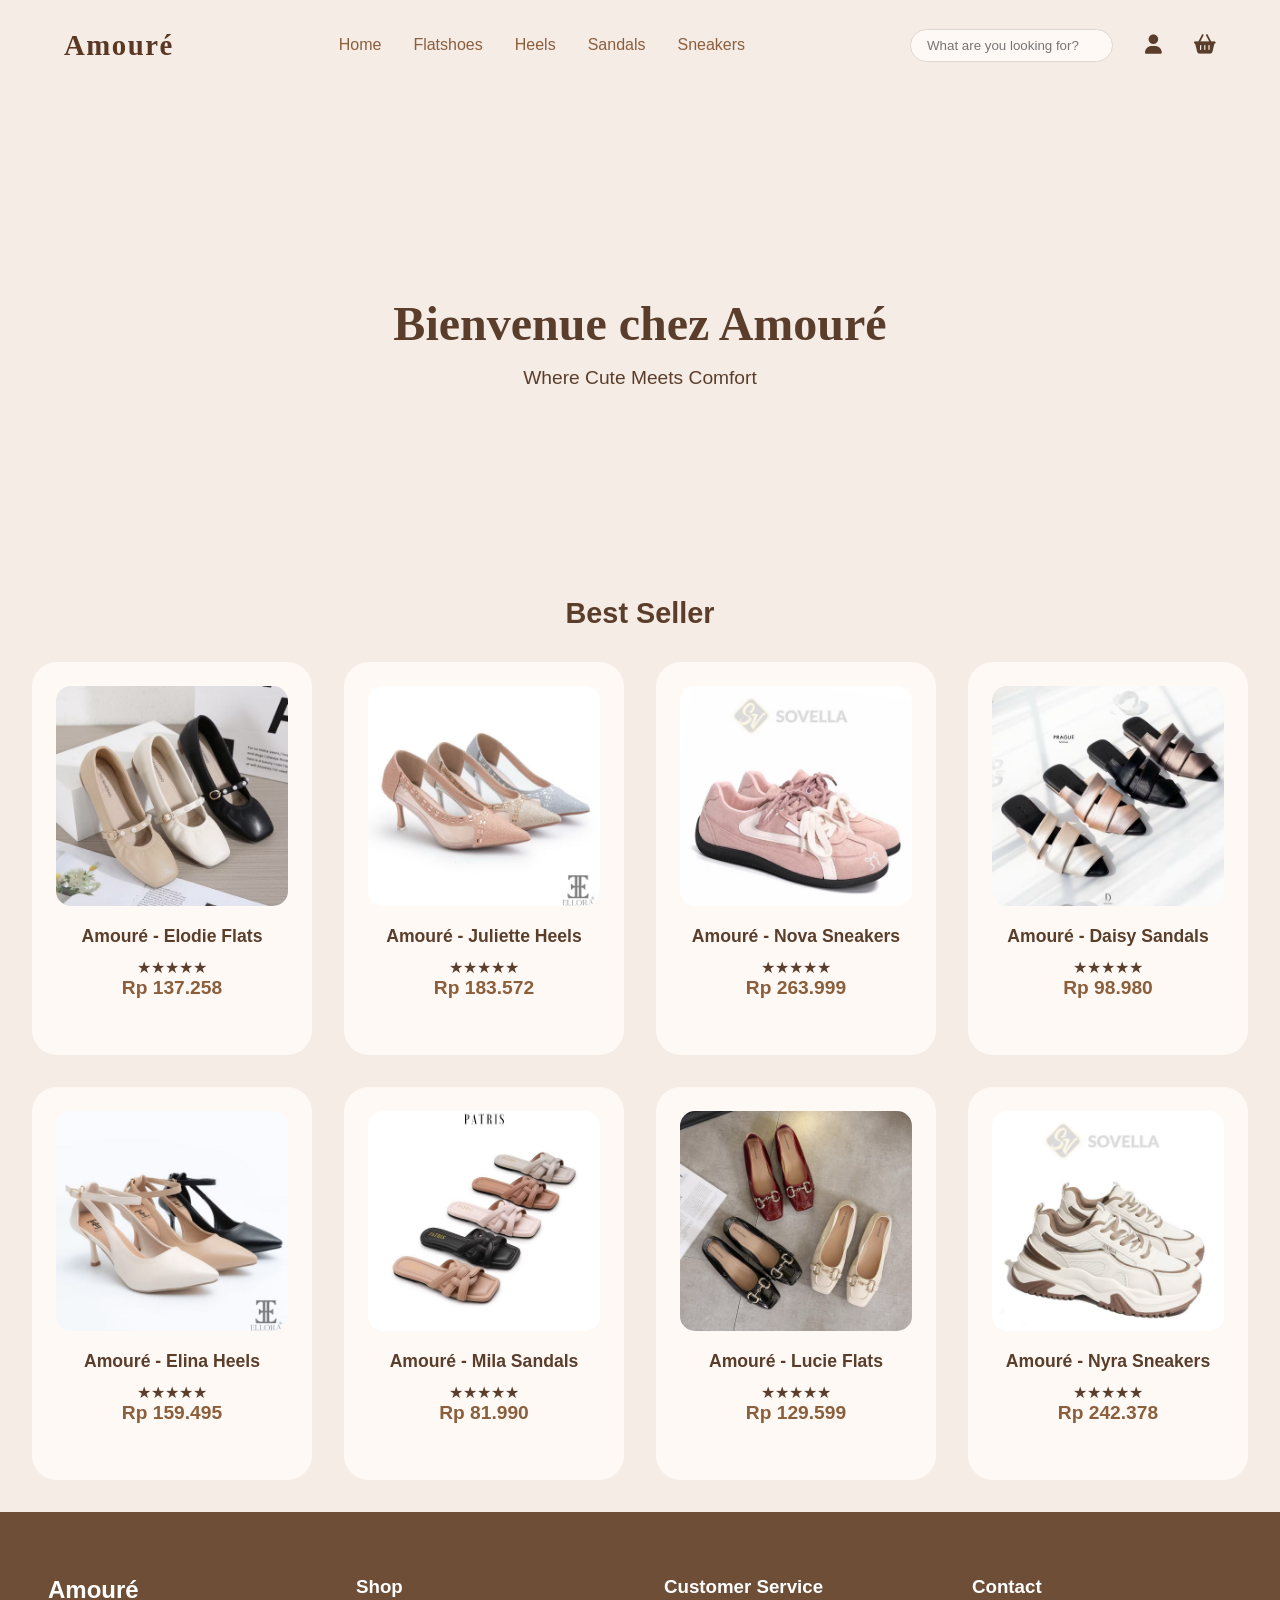
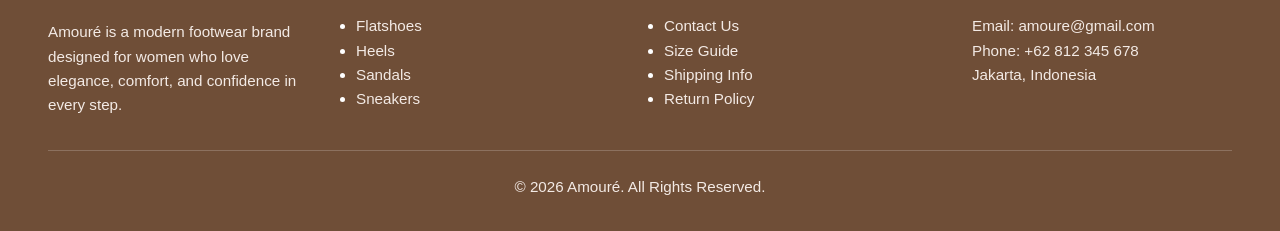
<file: index.html>
<!DOCTYPE html>
<html lang="en">

<head>
    <meta charset="UTF-8">
    <meta name="viewport" content="width=device-width, initial-scale=1.0">
    <title>Tugas Akhir</title>
    <link rel="stylesheet" href="style.css">

    <link rel="stylesheet" href=" https://cdnjs.cloudflare.com/ajax/libs/font-awesome/6.5.1/css/all.min.css">
</head>

<body>
    <header>
        <nav class="navbar">
            <div class="logo">
                Amouré
            </div>

            <ul class="nav-links">
                <li><a href="index.html">Home</a></li>
                <li><a href="flatshoes.html">Flatshoes</a></li>
                <li><a href="heels.html">Heels</a></li>
                <li><a href="sandals.html">Sandals</a></li>
                <li><a href="sneakers.html">Sneakers</a></li>
            </ul>

            <!-- navbar kanan -->
            <div class="nav-right">
                <input type="text" placeholder="What are you looking for?" class="search">
                <div class="icons">
                    <!-- Icon User -->
                    <div class="user-menu-container">
                        <i class="fa-solid fa-user" id="user-icon"></i>
                        <div id="user-dropdown" class="user-dropdown closed">
                            <a href="#">Login</a>
                            <a href="#">Register</a>
                            <a href="#">Profile</a>
                            <a href="#">Logout</a>
                        </div>
                    </div>

                    <!-- Icon Keranjang -->
                    <div class="cart-menu-container">
                        <i class="fa-solid fa-basket-shopping" id="cart-icon"></i>
                        <div id="cart-dropdown" class="cart-dropdown closed">
                            <a href="#">Your Cart</a>
                            <a href="#">Checkout</a>
                        </div>
                    </div>
                </div>
            </div>
        </nav>
    </header>

    <!-- Hero Section Selamat Datang -->
    <section class="hero">
        <h1 class="hero-title">Bienvenue chez Amouré</h1>
        <p class="hero-description">Where Cute Meets Comfort</p>
    </section>

    <!-- Product Section -->
    <section class="products">
        <h2 class="section-title">Best Seller</h2>

        <div class="product-grid">

            <div class="product-card">
                <img src="flatshoes2.jpeg" alt="Elodie Sneakers">
                <h3>Amouré - Elodie Flats</h3>
                <div class="rating">★★★★★</div>
                <div class="price">Rp 137.258</div>
            </div>

            <div class="product-card">
                <img src="heels1.jpeg" alt="Juliette Sneakers">
                <h3>Amouré - Juliette Heels</h3>
                <div class="rating">★★★★★</div>
                <div class="price">Rp 183.572</div>
            </div>


            <div class="product-card">
                <img src="sneakers1.jpeg" alt="Nova Sneakers">
                <h3>Amouré - Nova Sneakers</h3>
                <div class="rating">★★★★★</div>
                <div class="price">Rp 263.999</div>
            </div>

            <div class="product-card">
                <img src="sandal1.jpeg" alt="Daisy Sneakers">
                <h3>Amouré - Daisy Sandals</h3>
                <div class="rating">★★★★★</div>
                <div class="price">Rp 98.980</div>
            </div>

            <div class="product-card">
                <img src="heels5.jpeg" alt="Elina Sneakers">
                <h3>Amouré - Elina Heels</h3>
                <div class="rating">★★★★★</div>
                <div class="price">Rp 159.495</div>
            </div>

            <div class="product-card">
                <img src="sandal3.jpeg" alt="Mila Sneakers">
                <h3>Amouré - Mila Sandals</h3>
                <div class="rating">★★★★★</div>
                <div class="price">Rp 81.990</div>
            </div>


            <div class="product-card">
                <img src="flatshoes4.jpeg" alt="Lucie Sneakers">
                <h3> Amouré - Lucie Flats</h3>
                <div class="rating">★★★★★</div>
                <div class="price">Rp 129.599</div>
            </div>

            <div class="product-card">
                <img src="sneakers2.jpeg" alt="Nyra Sneakers">
                <h3>Amouré - Nyra Sneakers</h3>
                <div class="rating">★★★★★</div>
                <div class="price">Rp 242.378</div>
            </div>
        </div>


    </section>


    <!-- Footer -->
    <footer class="footer">
        <div class="footer-container">

            <div class="footer-brand">
                <h2>Amouré</h2>
                <p>
                    Amouré is a modern footwear brand designed for women
                    who love elegance, comfort, and confidence in every step.
                </p>
            </div>

            <div class="footer-links">
                <h3>Shop</h3>
                <ul>
                    <li><a href="flatshoes.html">Flatshoes</a></li>
                    <li><a href="heels.html">Heels</a></li>
                    <li><a href="sandals.html">Sandals</a></li>
                    <li><a href="sneakers.html">Sneakers</a></li>
                </ul>
            </div>

            <div class="footer-links">
                <h3>Customer Service</h3>
                <ul>
                    <li><a href="#">Contact Us</a></li>
                    <li><a href="#">Size Guide</a></li>
                    <li><a href="#">Shipping Info</a></li>
                    <li><a href="#">Return Policy</a></li>
                </ul>
            </div>

            <div class="footer-contact">
                <h3>Contact</h3>
                <p>Email: amoure@gmail.com</p>
                <p>Phone: +62 812 345 678</p>
                <p>Jakarta, Indonesia</p>
            </div>

        </div>

        <div class="footer-bottom">
            <p>© 2026 Amouré. All Rights Reserved.</p>
        </div>

    </footer>

    <script src="script.js"></script>


</body>


</html>
</file>
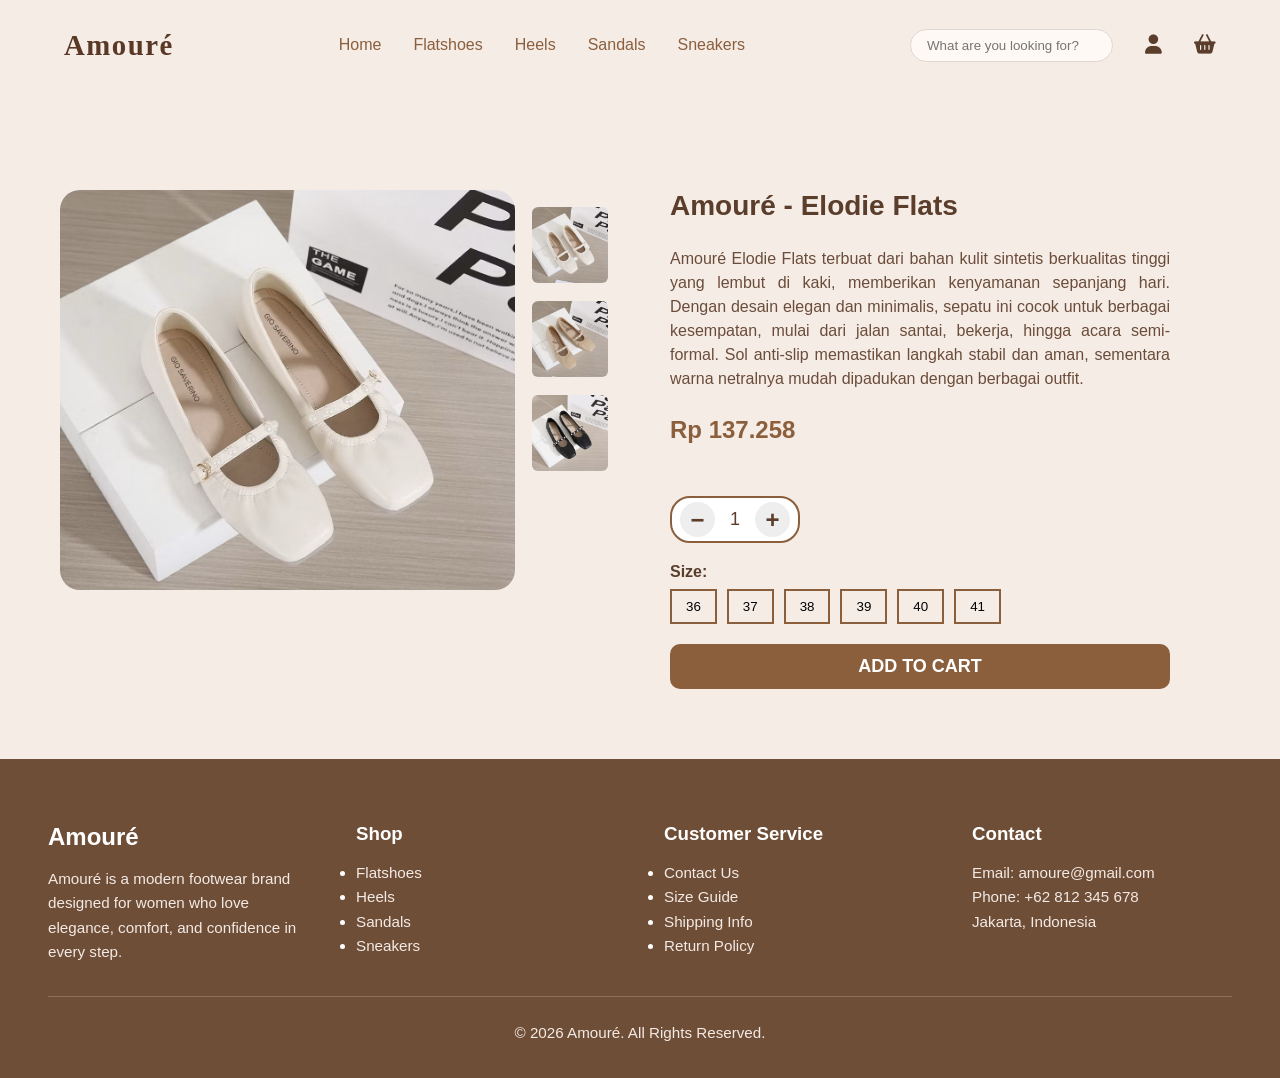
<file: elodieFlats.html>
<!DOCTYPE html>
<html lang="en">

<head>
    <meta charset="UTF-8">
    <meta name="viewport" content="width=device-width, initial-scale=1.0">
    <title>Elodie Flatshoes - Tugas Akhir</title>
    <link rel="stylesheet" href="style.css">
    <link rel="stylesheet" href="elodieFlats.css">

    <link rel="stylesheet" href="https://cdnjs.cloudflare.com/ajax/libs/font-awesome/6.5.1/css/all.min.css">
</head>

<body>

    <header>
        <nav class="navbar">
            <div class="logo">
                Amouré
            </div>

            <ul class="nav-links">
                <li><a href="index.html">Home</a></li>
                <li><a href="flatshoes.html">Flatshoes</a></li>
                <li><a href="heels.html">Heels</a></li>
                <li><a href="sandals.html">Sandals</a></li>
                <li><a href="sneakers.html">Sneakers</a></li>
            </ul>

            <!-- navbar kiri -->
            <div class="nav-right">
                <input type="text" placeholder="What are you looking for?" class="search">
                <div class="icons">
                    <!-- Icon User -->
                    <div class="user-menu-container">
                        <i class="fa-solid fa-user" id="user-icon"></i>
                        <div id="user-dropdown" class="user-dropdown closed">
                            <a href="#">Login</a>
                            <a href="#">Register</a>
                            <a href="#">Profile</a>
                            <a href="#">Logout</a>
                        </div>
                    </div>

                    <!-- Icon Keranjang -->
                    <div class="cart-menu-container">
                        <i class="fa-solid fa-basket-shopping" id="cart-icon"></i>
                        <div id="cart-dropdown" class="cart-dropdown closed">
                            <a href="#">Your Cart</a>
                            <a href="#">Checkout</a>
                        </div>
                    </div>
                </div>
            </div>
        </nav>
    </header>

    <section class="product-detail">

        <!-- BAGIAN KIRI (GAMBAR) -->
        <div class="product-images">
            <!-- RADIO BUTTONS Tersembunyi -->
            <input type="radio" name="img-select" id="img1" class="img-radio" checked>
            <input type="radio" name="img-select" id="img2" class="img-radio">
            <input type="radio" name="img-select" id="img3" class="img-radio">

            <!-- MAIN IMAGE -->
            <div class="main-image">
                <img src="elodie1.jpeg" class="img1">
                <img src="elodie2.jpeg" class="img2">
                <img src="elodie3.jpeg" class="img3">
            </div>

            <!-- THUMBNAILS -->
            <div class="thumbnails">
                <label for="img1" class="thumb"><img src="elodie1.jpeg"></label>
                <label for="img2" class="thumb"><img src="elodie2.jpeg"></label>
                <label for="img3" class="thumb"><img src="elodie3.jpeg"></label>
            </div>
        </div>

        <!-- BAGIAN KANAN (DETAIL) -->
        <div class="product-info">
            <h2>Amouré - Elodie Flats</h2>
            <p class="product-description">
                Amouré Elodie Flats terbuat dari bahan kulit sintetis berkualitas tinggi yang lembut di kaki,
                memberikan kenyamanan sepanjang hari. Dengan desain elegan dan minimalis, sepatu ini cocok untuk
                berbagai kesempatan, mulai dari jalan santai, bekerja, hingga acara semi-formal. Sol anti-slip
                memastikan langkah stabil dan aman, sementara warna netralnya mudah dipadukan dengan berbagai outfit.
            </p>
            <p class="price">Rp 137.258</p>

            <!-- Jumlah Pembelian-->
            <div class="item-count">
                <button class="item-count-btn">−</button>
                <span class="item-count-value">1</span>
                <button class="item-count-btn">+</button>
            </div>

            <!-- SIZE -->
            <div class="size">
                <label>Size:</label>
                <div class="size-options">
                    <button>36</button>
                    <button>37</button>
                    <button>38</button>
                    <button>39</button>
                    <button>40</button>
                    <button>41</button>
                </div>
            </div>

            <button class="add-btn">ADD TO CART</button>
        </div>
    </section>

    <!-- Footer -->
    <footer class="footer">
        <div class="footer-container">

            <div class="footer-brand">
                <h2>Amouré</h2>
                <p>
                    Amouré is a modern footwear brand designed for women
                    who love elegance, comfort, and confidence in every step.
                </p>
            </div>

            <div class="footer-links">
                <h3>Shop</h3>
                <ul>
                    <li><a href="flatshoes.html">Flatshoes</a></li>
                    <li><a href="heels.html">Heels</a></li>
                    <li><a href="sandals.html">Sandals</a></li>
                    <li><a href="sneakers.html">Sneakers</a></li>
                </ul>
            </div>

            <div class="footer-links">
                <h3>Customer Service</h3>
                <ul>
                    <li><a href="#">Contact Us</a></li>
                    <li><a href="#">Size Guide</a></li>
                    <li><a href="#">Shipping Info</a></li>
                    <li><a href="#">Return Policy</a></li>
                </ul>
            </div>

            <div class="footer-contact">
                <h3>Contact</h3>
                <p>Email: amoure@gmail.com</p>
                <p>Phone: +62 812 345 678</p>
                <p>Jakarta, Indonesia</p>
            </div>

        </div>

        <div class="footer-bottom">
            <p>© 2026 Amouré. All Rights Reserved.</p>
        </div>

    </footer>

    <script src="script.js"></script>
</body>

</html>
</file>
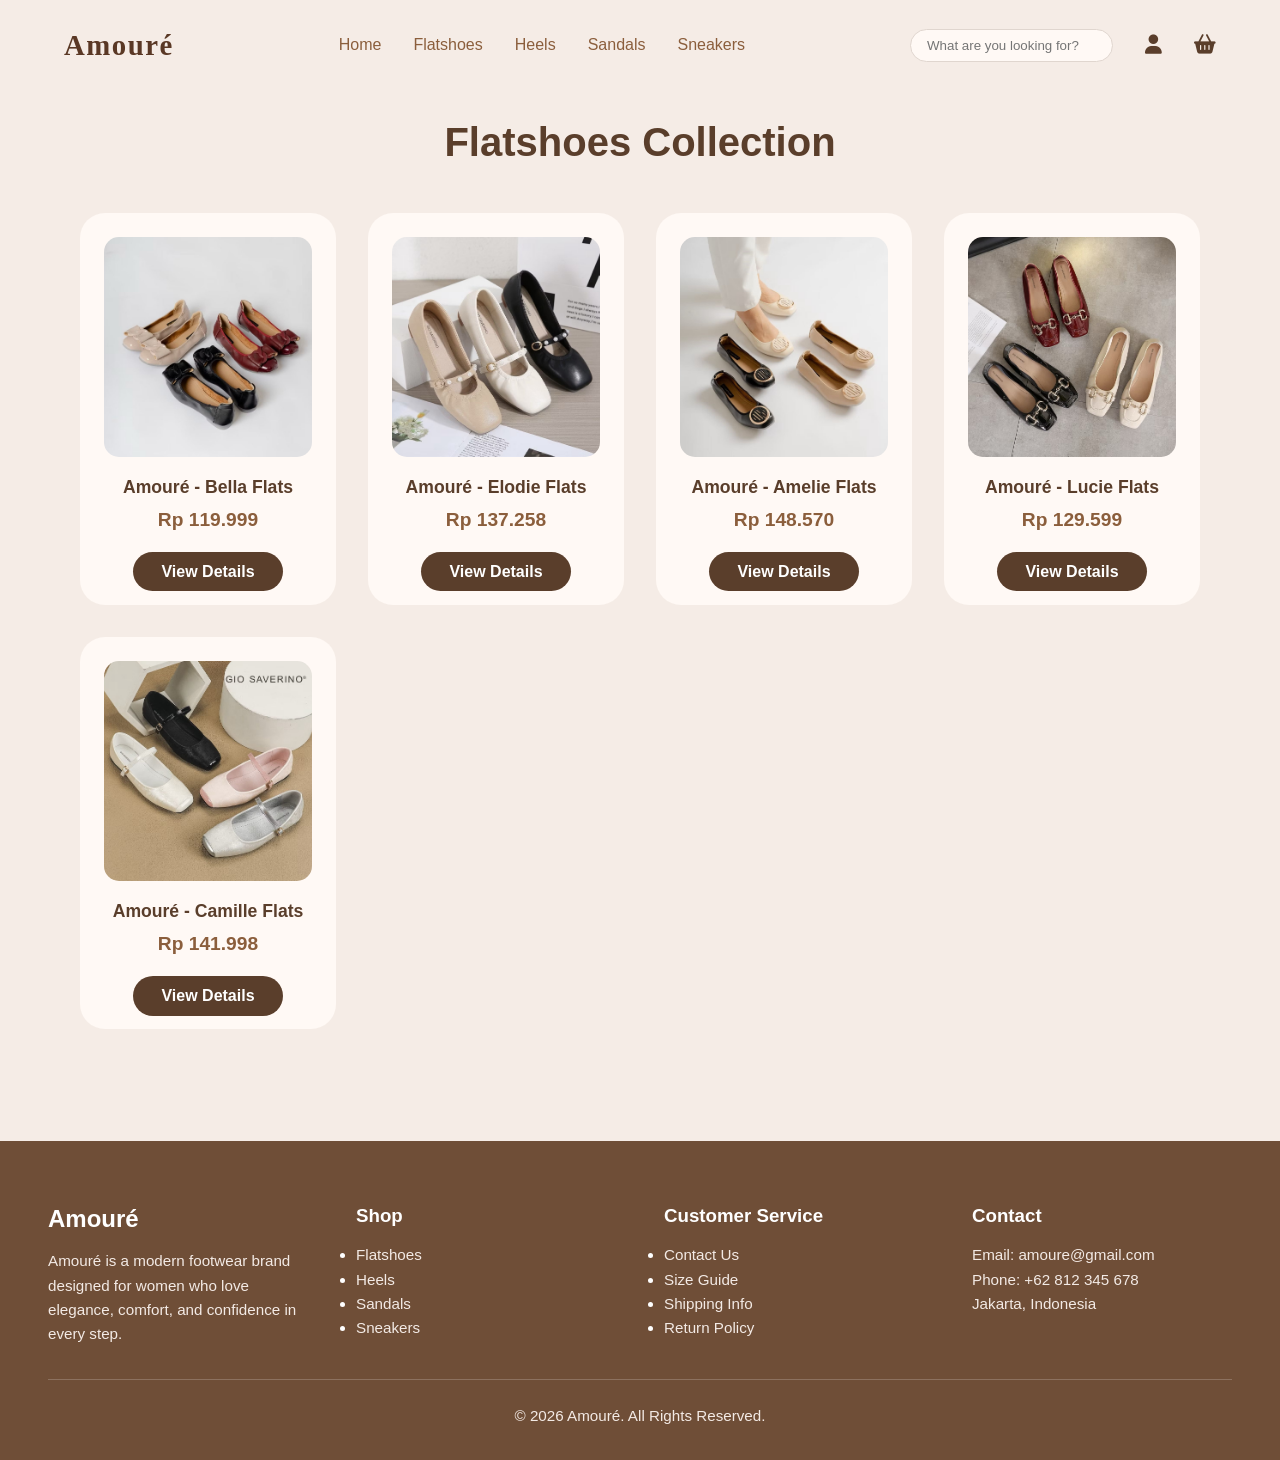
<file: flatshoes.html>
<!DOCTYPE html>
<html lang="en">

<head>
    <meta charset="UTF-8">
    <meta name="viewport" content="width=device-width, initial-scale=1.0">
    <title>Flatshoes - Tugas Akhir</title>
    <link rel="stylesheet" href="style.css">

    <link rel="stylesheet" href="https://cdnjs.cloudflare.com/ajax/libs/font-awesome/6.5.1/css/all.min.css">
    <link rel="stylesheet" href="https://fonts.googleapis.com/css2?family=JetBrains+Mono:wght@100;200;300;400;500;700;800&display=swap">
</head>

<body>
    <header>
        <nav class="navbar">
            <div class="logo">
                Amouré
            </div>

            <ul class="nav-links">
                <li><a href="index.html">Home</a></li>
                <li><a href="flatshoes.html">Flatshoes</a></li>
                <li><a href="heels.html">Heels</a></li>
                <li><a href="sandals.html">Sandals</a></li>
                <li><a href="sneakers.html">Sneakers</a></li>
            </ul>

            <!-- navbar kiri -->
            <div class="nav-right">
                <input type="text" placeholder="What are you looking for?" class="search">
                <div class="icons">
                    <!-- Icon User -->
                    <div class="user-menu-container">
                        <i class="fa-solid fa-user" id="user-icon"></i>
                        <div id="user-dropdown" class="user-dropdown closed">
                            <a href="#">Login</a>
                            <a href="#">Register</a>
                            <a href="#">Profile</a>
                            <a href="#">Logout</a>
                        </div>
                    </div>

                    <!-- Icon Keranjang -->
                    <div class="cart-menu-container">
                        <i class="fa-solid fa-basket-shopping" id="cart-icon"></i>
                        <div id="cart-dropdown" class="cart-dropdown closed">
                            <a href="#">Your Cart</a>
                            <a href="#">Checkout</a>
                        </div>
                    </div>
                </div>
            </div>
        </nav>
    </header>

    <section class="product-section">
        <h2 class="product-title">Flatshoes Collection</h2>

        <div class="product-grid">

            <div class="product-card">
                <img src="flatshoes1.jpeg" alt="Bella Flats">
                <h3>Amouré - Bella Flats</h3>
                <div class="price">Rp 119.999</div>
                <a href="#" class="add-btn">View Details</a>
            </div>

            <div class="product-card">
                <img src="flatshoes2.jpeg" alt="Elodie Flats">
                <h3>Amouré - Elodie Flats</h3>
                <div class="price">Rp 137.258</div>
                <a href="elodieFlats.html" class="add-btn">View Details</a>
            </div>

            <div class="product-card">
                <img src="flatshoes3.jpeg" alt="Amelie Flats">
                <h3>Amouré - Amelie Flats</h3>
                <div class="price">Rp 148.570</div>
                <a href="#" class="add-btn">View Details</a>
            </div>

            <div class="product-card">
                <img src="flatshoes4.jpeg" alt="Lucie Flats">
                <h3>Amouré - Lucie Flats</h3>
                <div class="price">Rp 129.599</div>
                <a href="#" class="add-btn">View Details</a>
            </div>

            <div class="product-card">
                <img src="flatshoes5.jpeg" alt="Camille Flats">
                <h3>Amouré - Camille Flats</h3>
                <div class="price">Rp 141.998</div>
                <a href="#" class="add-btn">View Details</a>
            </div>

        </div>
    </section>

    <!-- Footer -->
    <footer class="footer">
        <div class="footer-container">

            <div class="footer-brand">
                <h2>Amouré</h2>
                <p>
                    Amouré is a modern footwear brand designed for women
                    who love elegance, comfort, and confidence in every step.
                </p>
            </div>

            <div class="footer-links">
                <h3>Shop</h3>
                <ul>
                    <li><a href="flatshoes.html">Flatshoes</a></li>
                    <li><a href="heels.html">Heels</a></li>
                    <li><a href="sandals.html">Sandals</a></li>
                    <li><a href="sneakers.html">Sneakers</a></li>
                </ul>
            </div>

            <div class="footer-links">
                <h3>Customer Service</h3>
                <ul>
                    <li><a href="#">Contact Us</a></li>
                    <li><a href="#">Size Guide</a></li>
                    <li><a href="#">Shipping Info</a></li>
                    <li><a href="#">Return Policy</a></li>
                </ul>
            </div>

            <div class="footer-contact">
                <h3>Contact</h3>
                <p>Email: amoure@gmail.com</p>
                <p>Phone: +62 812 345 678</p>
                <p>Jakarta, Indonesia</p>
            </div>

        </div>

        <div class="footer-bottom">
            <p>© 2026 Amouré. All Rights Reserved.</p>
        </div>

    </footer>


    <script src="script.js"></script>
</body>
</html>
</file>
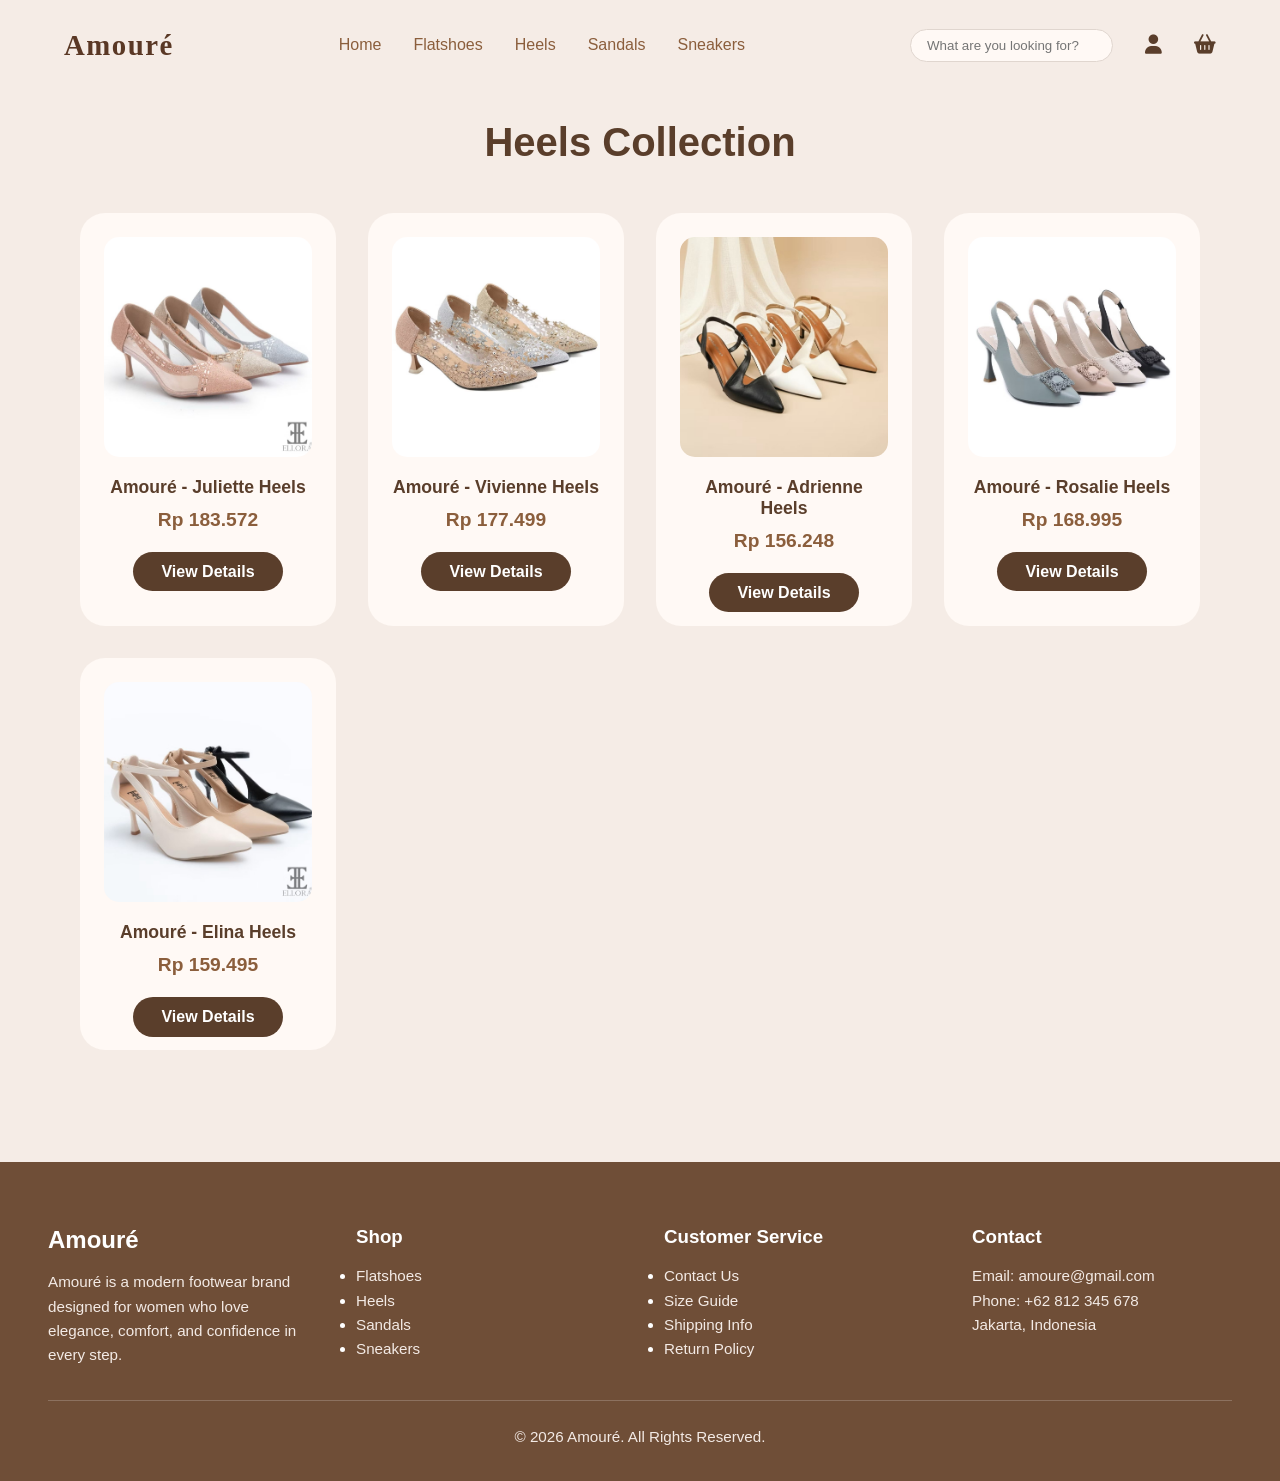
<file: heels.html>
<!DOCTYPE html>
<html lang="en">

<head>
    <meta charset="UTF-8">
    <meta name="viewport" content="width=device-width, initial-scale=1.0">
    <title>Heels - Tugas Akhir</title>
    <link rel="stylesheet" href="style.css">

    <link rel="stylesheet" href="https://cdnjs.cloudflare.com/ajax/libs/font-awesome/6.5.1/css/all.min.css">
</head>

<body>
    <header>
        <nav class="navbar">
            <div class="logo">
                Amouré
            </div>

            <ul class="nav-links">
                <li><a href="index.html">Home</a></li>
                <li><a href="flatshoes.html">Flatshoes</a></li>
                <li><a href="heels.html">Heels</a></li>
                <li><a href="sandals.html">Sandals</a></li>
                <li><a href="sneakers.html">Sneakers</a></li>
            </ul>

            <!-- navbar kiri -->
            <div class="nav-right">
                <input type="text" placeholder="What are you looking for?" class="search">
                <div class="icons">
                    <!-- Icon User -->
                    <div class="user-menu-container">
                        <i class="fa-solid fa-user" id="user-icon"></i>
                        <div id="user-dropdown" class="user-dropdown closed">
                            <a href="#">Login</a>
                            <a href="#">Register</a>
                            <a href="#">Profile</a>
                            <a href="#">Logout</a>
                        </div>
                    </div>

                    <!-- Icon Keranjang -->
                    <div class="cart-menu-container">
                        <i class="fa-solid fa-basket-shopping" id="cart-icon"></i>
                        <div id="cart-dropdown" class="cart-dropdown closed">
                            <a href="#">Your Cart</a>
                            <a href="#">Checkout</a>
                        </div>
                    </div>
                </div>
            </div>
        </nav>
    </header>

    <section class="product-section">
        <h2 class="product-title">Heels Collection</h2>

        <div class="product-grid">

            <div class="product-card">
                <img src="heels1.jpeg" alt="Juliette Heels">
                <h3>Amouré - Juliette Heels</h3>
                <div class="price">Rp 183.572</div>
                <a href="#" class="add-btn">View Details</a>
            </div>

            <div class="product-card">
                <img src="heels2.jpeg" alt="Vivienne Heels">
                <h3>Amouré - Vivienne Heels</h3>
                <div class="price">Rp 177.499</div>
                <a href="#" class="add-btn">View Details</a>
            </div>

            <div class="product-card">
                <img src="heels3.jpeg" alt="Adrienne Heels">
                <h3>Amouré - Adrienne Heels</h3>
                <div class="price">Rp 156.248</div>
                <a href="#" class="add-btn">View Details</a>
            </div>

            <div class="product-card">
                <img src="heels4.jpeg" alt="Rosalie Heels">
                <h3>Amouré - Rosalie Heels</h3>
                <div class="price">Rp 168.995</div>
                <a href="#" class="add-btn">View Details</a>
            </div>

            <div class="product-card">
                <img src="heels5.jpeg" alt="Elina Heels">
                <h3>Amouré - Elina Heels</h3>
                <div class="price">Rp 159.495</div>
                <a href="#" class="add-btn">View Details</a>
            </div>

        </div>
    </section>

    <!-- Footer -->
    <footer class="footer">
        <div class="footer-container">

            <div class="footer-brand">
                <h2>Amouré</h2>
                <p>
                    Amouré is a modern footwear brand designed for women
                    who love elegance, comfort, and confidence in every step.
                </p>
            </div>

            <div class="footer-links">
                <h3>Shop</h3>
                <ul>
                    <li><a href="flatshoes.html">Flatshoes</a></li>
                    <li><a href="heels.html">Heels</a></li>
                    <li><a href="sandals.html">Sandals</a></li>
                    <li><a href="sneakers.html">Sneakers</a></li>
                </ul>
            </div>

            <div class="footer-links">
                <h3>Customer Service</h3>
                <ul>
                    <li><a href="#">Contact Us</a></li>
                    <li><a href="#">Size Guide</a></li>
                    <li><a href="#">Shipping Info</a></li>
                    <li><a href="#">Return Policy</a></li>
                </ul>
            </div>

            <div class="footer-contact">
                <h3>Contact</h3>
                <p>Email: amoure@gmail.com</p>
                <p>Phone: +62 812 345 678</p>
                <p>Jakarta, Indonesia</p>
            </div>

        </div>

        <div class="footer-bottom">
            <p>© 2026 Amouré. All Rights Reserved.</p>
        </div>

    </footer>


    <script src="script.js"></script>
</body>
</html>
</file>
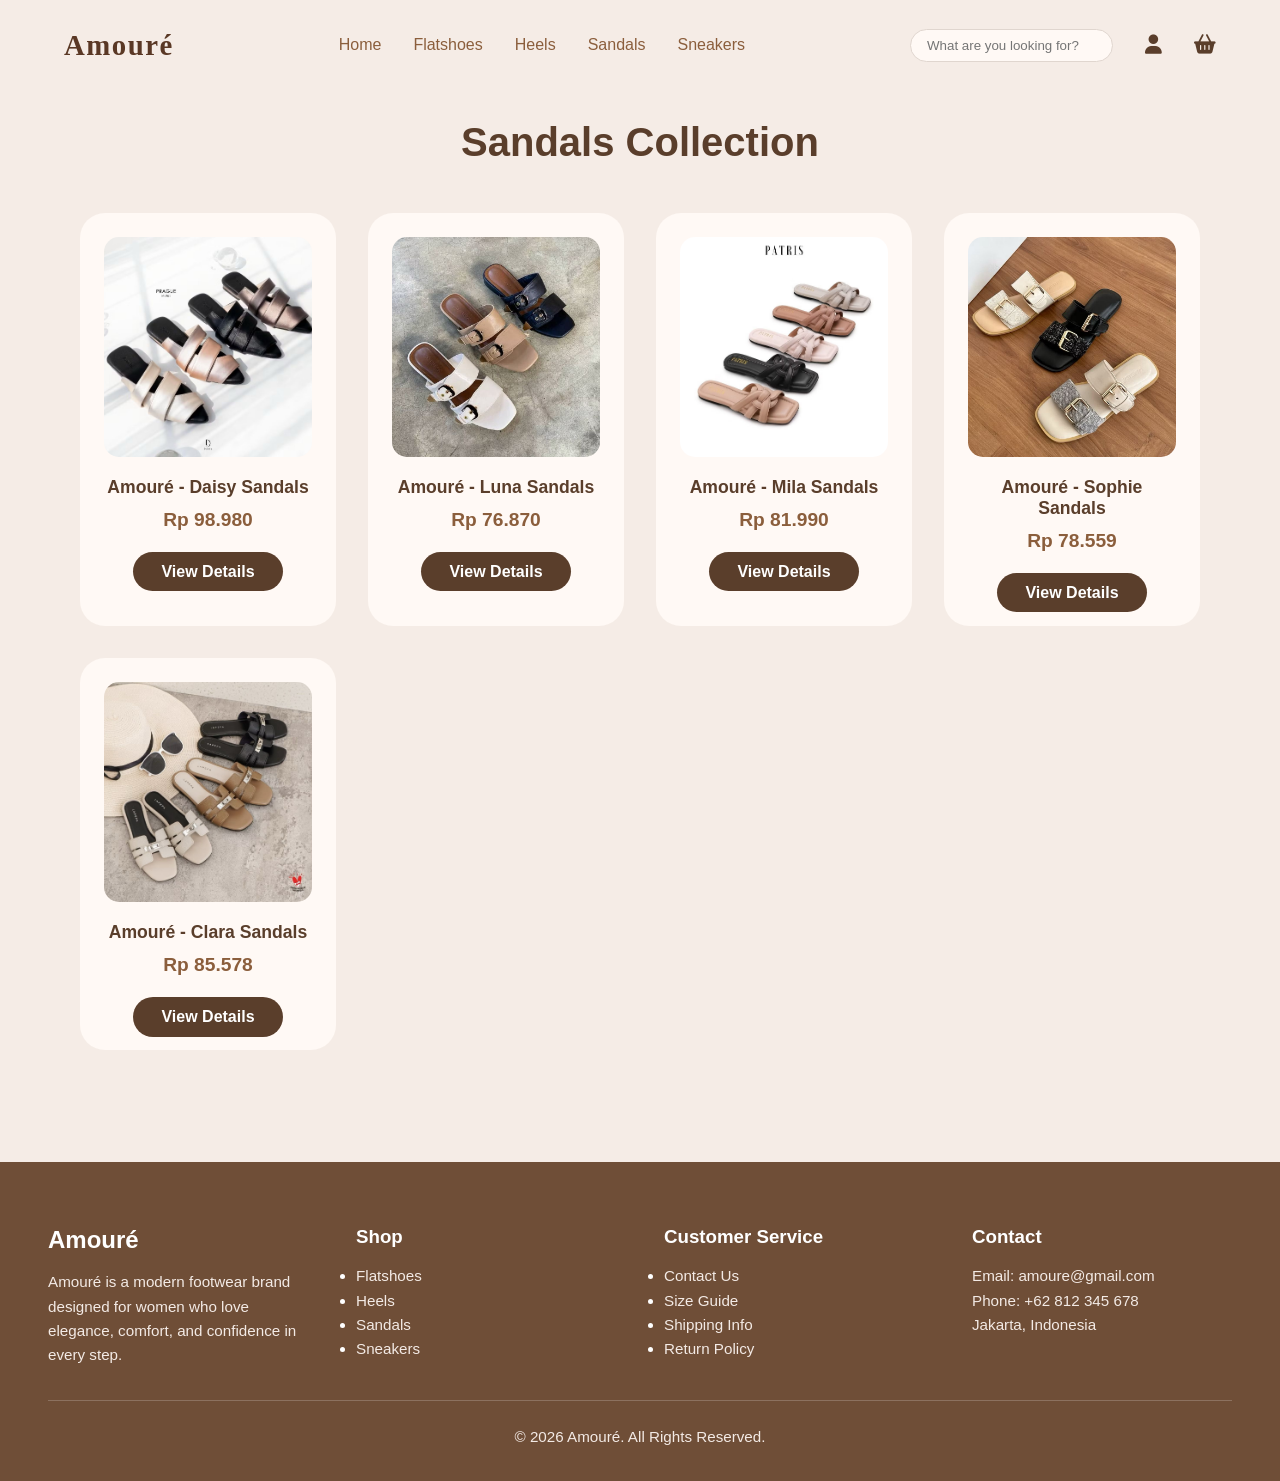
<file: sandals.html>
<!DOCTYPE html>
<html lang="en">

<head>
    <meta charset="UTF-8">
    <meta name="viewport" content="width=device-width, initial-scale=1.0">
    <title>Sandals - Tugas Akhir</title>
    <link rel="stylesheet" href="style.css">

    <link rel="stylesheet" href="https://cdnjs.cloudflare.com/ajax/libs/font-awesome/6.5.1/css/all.min.css">
    <link rel="stylesheet" href="https://fonts.googleapis.com/css2?family=JetBrains+Mono:wght@100;200;300;400;500;700;800&display=swap">
</head>

<body>
    <header>
        <nav class="navbar">
            <div class="logo">
                Amouré
            </div>

            <ul class="nav-links">
                <li><a href="index.html">Home</a></li>
                <li><a href="flatshoes.html">Flatshoes</a></li>
                <li><a href="heels.html">Heels</a></li>
                <li><a href="sandals.html">Sandals</a></li>
                <li><a href="sneakers.html">Sneakers</a></li>
            </ul>

            <!-- navbar kiri -->
            <div class="nav-right">
                <input type="text" placeholder="What are you looking for?" class="search">
                <div class="icons">
                    <!-- Icon User -->
                    <div class="user-menu-container">
                        <i class="fa-solid fa-user" id="user-icon"></i>
                        <div id="user-dropdown" class="user-dropdown closed">
                            <a href="#">Login</a>
                            <a href="#">Register</a>
                            <a href="#">Profile</a>
                            <a href="#">Logout</a>
                        </div>
                    </div>

                    <!-- Icon Keranjang -->
                    <div class="cart-menu-container">
                        <i class="fa-solid fa-basket-shopping" id="cart-icon"></i>
                        <div id="cart-dropdown" class="cart-dropdown closed">
                            <a href="#">Your Cart</a>
                            <a href="#">Checkout</a>
                        </div>
                    </div>
                </div>
            </div>
        </nav>
    </header>

    <section class="product-section">
        <h2 class="product-title">Sandals Collection</h2>

        <div class="product-grid">

            <div class="product-card">
                <img src="sandal1.jpeg" alt="Daisy Sandals">
                <h3>Amouré - Daisy Sandals</h3>
                <div class="price">Rp 98.980</div>
                <a href="#" class="add-btn">View Details</a>
            </div>

            <div class="product-card">
                <img src="sandal2.jpeg" alt="Luna Sandals">
                <h3>Amouré - Luna Sandals</h3>
                <div class="price">Rp 76.870</div>
                <a href="#" class="add-btn">View Details</a>
            </div>

            <div class="product-card">
                <img src="sandal3.jpeg" alt="Mila Sandals">
                <h3>Amouré - Mila Sandals</h3>
                <div class="price">Rp 81.990</div>
                <a href="#" class="add-btn">View Details</a>
            </div>

            <div class="product-card">
                <img src="sandal4.jpeg" alt="Sophie Sandals">
                <h3>Amouré - Sophie Sandals</h3>
                <div class="price">Rp 78.559</div>
                <a href="#" class="add-btn">View Details</a>
            </div>

            <div class="product-card">
                <img src="sandal5.jpeg" alt="Clara Sandals">
                <h3>Amouré - Clara Sandals</h3>
                <div class="price">Rp 85.578</div>
                <a href="#" class="add-btn">View Details</a>
            </div>

        </div>
    </section>

    <!-- Footer -->
    <footer class="footer">
        <div class="footer-container">

            <div class="footer-brand">
                <h2>Amouré</h2>
                <p>
                    Amouré is a modern footwear brand designed for women
                    who love elegance, comfort, and confidence in every step.
                </p>
            </div>

            <div class="footer-links">
                <h3>Shop</h3>
                <ul>
                    <li><a href="flatshoes.html">Flatshoes</a></li>
                    <li><a href="heels.html">Heels</a></li>
                    <li><a href="sandals.html">Sandals</a></li>
                    <li><a href="sneakers.html">Sneakers</a></li>
                </ul>
            </div>

            <div class="footer-links">
                <h3>Customer Service</h3>
                <ul>
                    <li><a href="#">Contact Us</a></li>
                    <li><a href="#">Size Guide</a></li>
                    <li><a href="#">Shipping Info</a></li>
                    <li><a href="#">Return Policy</a></li>
                </ul>
            </div>

            <div class="footer-contact">
                <h3>Contact</h3>
                <p>Email: amoure@gmail.com</p>
                <p>Phone: +62 812 345 678</p>
                <p>Jakarta, Indonesia</p>
            </div>

        </div>

        <div class="footer-bottom">
            <p>© 2026 Amouré. All Rights Reserved.</p>
        </div>

    </footer>


    <script src="script.js"></script>
</body>
</html>
</file>
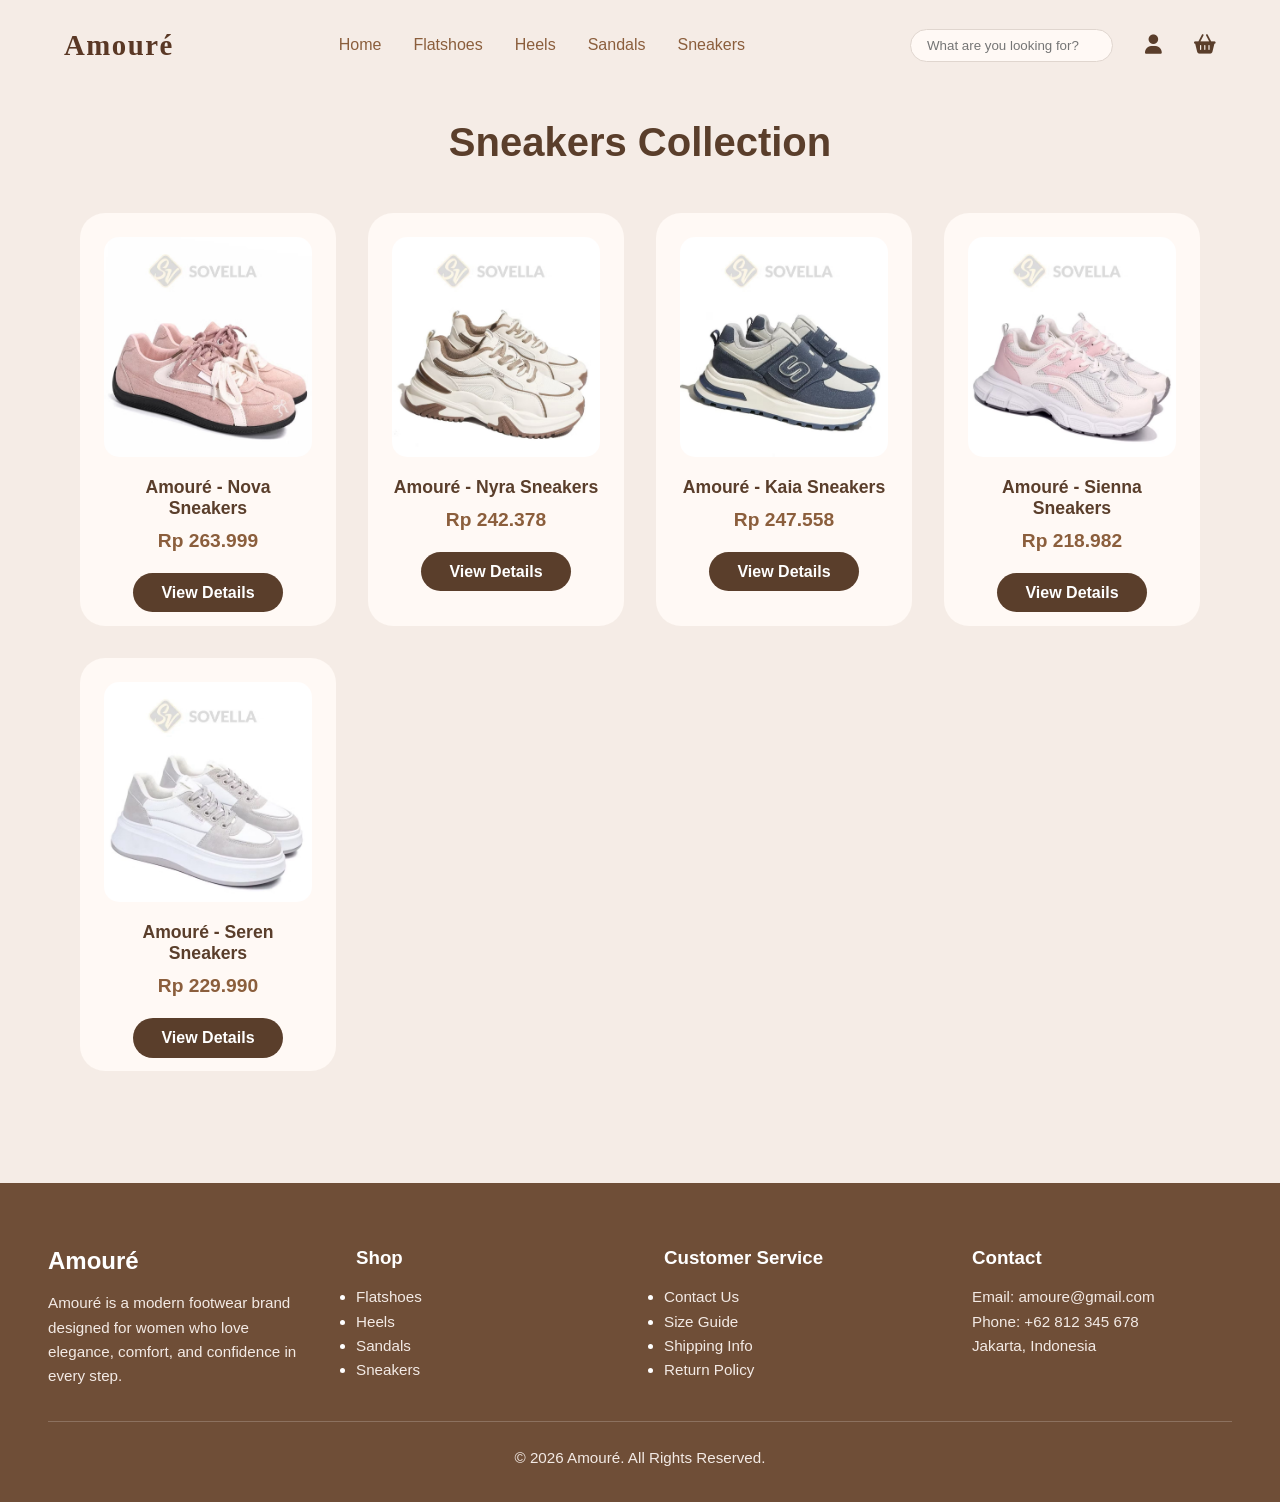
<file: sneakers.html>
<!DOCTYPE html>
<html lang="en">

<head>
    <meta charset="UTF-8">
    <meta name="viewport" content="width=device-width, initial-scale=1.0">
    <title>Sneakers - Tugas Akhir</title>
    <link rel="stylesheet" href="style.css">

    <link rel="stylesheet" href="https://cdnjs.cloudflare.com/ajax/libs/font-awesome/6.5.1/css/all.min.css">
    <link rel="stylesheet"
        href="https://fonts.googleapis.com/css2?family=JetBrains+Mono:wght@100;200;300;400;500;700;800&display=swap">
</head>

<body>
    <header>
        <nav class="navbar">
            <div class="logo">
                Amouré
            </div>

            <ul class="nav-links">
                <li><a href="index.html">Home</a></li>
                <li><a href="flatshoes.html">Flatshoes</a></li>
                <li><a href="heels.html">Heels</a></li>
                <li><a href="sandals.html">Sandals</a></li>
                <li><a href="sneakers.html">Sneakers</a></li>
            </ul>

            <!-- navbar kiri -->
            <div class="nav-right">
                <input type="text" placeholder="What are you looking for?" class="search">
                <div class="icons">
                    <!-- Icon User -->
                    <div class="user-menu-container">
                        <i class="fa-solid fa-user" id="user-icon"></i>
                        <div id="user-dropdown" class="user-dropdown closed">
                            <a href="#">Login</a>
                            <a href="#">Register</a>
                            <a href="#">Profile</a>
                            <a href="#">Logout</a>
                        </div>
                    </div>

                    <!-- Icon Keranjang -->
                    <div class="cart-menu-container">
                        <i class="fa-solid fa-basket-shopping" id="cart-icon"></i>
                        <div id="cart-dropdown" class="cart-dropdown closed">
                            <a href="#">Your Cart</a>
                            <a href="#">Checkout</a>
                        </div>
                    </div>
                </div>
            </div>
        </nav>
    </header>

    <section class="product-section">
        <h2 class="product-title">Sneakers Collection</h2>

        <div class="product-grid">

            <div class="product-card">
                <img src="sneakers1.jpeg" alt="Nova Sneakers">
                <h3>Amouré - Nova Sneakers</h3>
                <div class="price">Rp 263.999</div>
                <a href="#" class="add-btn">View Details</a>
            </div>

            <div class="product-card">
                <img src="sneakers2.jpeg" alt="Nyra Sneakers">
                <h3>Amouré - Nyra Sneakers</h3>
                <div class="price">Rp 242.378</div>
                <a href="#" class="add-btn">View Details</a>
            </div>

            <div class="product-card">
                <img src="sneakers3.jpeg" alt="Kaia Sneakers">
                <h3>Amouré - Kaia Sneakers</h3>
                <div class="price">Rp 247.558</div>
                <a href="#" class="add-btn">View Details</a>
            </div>

            <div class="product-card">
                <img src="sneakers4.jpeg" alt="Sienna Sneakers">
                <h3>Amouré - Sienna Sneakers</h3>
                <div class="price">Rp 218.982</div>
                <a href="#" class="add-btn">View Details</a>
            </div>

            <div class="product-card">
                <img src="sneakers5.jpeg" alt="Seren Sneakers">
                <h3>Amouré - Seren Sneakers</h3>
                <div class="price">Rp 229.990</div>
                <a href="#" class="add-btn">View Details</a>
            </div>

        </div>
    </section>

    <!-- Footer -->
    <footer class="footer">
        <div class="footer-container">

            <div class="footer-brand">
                <h2>Amouré</h2>
                <p>
                    Amouré is a modern footwear brand designed for women
                    who love elegance, comfort, and confidence in every step.
                </p>
            </div>

            <div class="footer-links">
                <h3>Shop</h3>
                <ul>
                    <li><a href="flatshoes.html">Flatshoes</a></li>
                    <li><a href="heels.html">Heels</a></li>
                    <li><a href="sandals.html">Sandals</a></li>
                    <li><a href="sneakers.html">Sneakers</a></li>
                </ul>
            </div>

            <div class="footer-links">
                <h3>Customer Service</h3>
                <ul>
                    <li><a href="#">Contact Us</a></li>
                    <li><a href="#">Size Guide</a></li>
                    <li><a href="#">Shipping Info</a></li>
                    <li><a href="#">Return Policy</a></li>
                </ul>
            </div>

            <div class="footer-contact">
                <h3>Contact</h3>
                <p>Email: amoure@gmail.com</p>
                <p>Phone: +62 812 345 678</p>
                <p>Jakarta, Indonesia</p>
            </div>

        </div>

        <div class="footer-bottom">
            <p>© 2026 Amouré. All Rights Reserved.</p>
        </div>

    </footer>


    <script src="script.js"></script>
</body>

</html>
</file>
<file: style.css>
@import url('https://fonts.google.com/share?selection.family=Cormorant+Garamond:ital,wght@0,300..700;1,300..700');

:root {
    --bg-main: #F5ECE6;
    --primary: #5A3825;
    --secondary: #8B5E3C;
    --dark-brown: #5A3E2B;
    --soft-card: #FFF9F5;
    --footer-bg: #6F4E37;
    --white: #ffffff;
}

* {
    margin: 0;
    padding: 0;
    box-sizing: border-box;
}

body {
    font-family: 'Segoe UI', sans-serif;
    background-color: var(--bg-main);
    color: var(--dark-brown);
    padding-top: 120px;
}

@keyframes slideDown {
    0% {
        transform: translateY(-30px);
        opacity: 0;
    }
    100% {
        transform: translateY(0);
        opacity: 1;
    }
}

@keyframes slideUpTitle {
    0% {
        transform: translateY(30px);
        opacity: 0;
    }
    100% {
        transform: translateY(0);
        opacity: 1;
    }
}

/* NAVBAR */

.navbar {
    position: fixed;
    top: 0;
    left: 0;
    right: 0;
    z-index: 100;
    display: flex;
    height: 90px;
    justify-content: space-between;
    align-items: center;
    padding: 1.5rem 4rem;
    background-color: var(--bg-main);
}

.logo {
    font-family: 'Cormorant Garamond', serif;
    font-size: 1.8rem;
    font-weight: 800;
    color: var(--primary);
    letter-spacing: 1.5px;
}

.nav-links {
    display: flex;
    list-style: none;
    gap: 2rem;
}

.nav-links a {
    text-decoration: none;
    color: var(--secondary);
    font-weight: 500;
    transition: 0.3s;
}

.nav-links a:hover {
    color: var(--dark-brown);
}

.nav-right {
    display: flex;
    align-items: center;
    gap: 1rem;
}

.search {
    padding: 0.5rem 1rem;
    border-radius: 50px;
    border: 1px solid #e0d6cf;
    background-color: var(--soft-card);
}

/* ICON */

.icons {
    display: flex;
    align-items: center;
    gap: 2rem;
    margin-left: 1rem;
}

.icons i {
    cursor: pointer;
    font-size: 1.2rem;
}

.user-menu-container, .cart-menu-container {
    position: relative;
    display: inline-block;
}

.user-dropdown, .cart-dropdown {
    position: absolute;
    top: 35px;
    right: 0;
    background-color: var(--soft-card);
    border-radius: 10px;
    padding: 0.5rem 1rem;
    display: none;
    flex-direction: column;
    gap: 0.5rem;
}

.user-dropdown.open, .cart-dropdown.open {
    display: flex;
}

.user-dropdown.closed, .cart-dropdown.closed {
    display: none;
}

.user-dropdown a, .cart-dropdown a {
    text-decoration: none;
    color: var(--dark-brown);
    font-weight: 500;
    font-size: 0.95rem;
}

.user-dropdown a:hover, .cart-dropdown a:hover {
    color: var(--secondary);
}

/* HERO SECTION */

.hero {
    text-align: center;
    padding: 11rem 2rem;
}

.hero-title {
    font-family: 'Cormorant Garamond', serif;
    font-size: 3rem;
    margin-bottom: 1rem;
    animation: slideDown 2s ease;
}

.hero-description {
    font-size: 1.2rem;
    margin-bottom: 2rem;
}


/* PRODUCT SECTION */

.section-title {
    text-align: center;
    font-size: 1.8rem;
    margin-bottom: 2rem;
    color: var(--dark-brown);
}

.product-section {
    padding: 0 3rem 5rem;
    background-color: var(--bg-main);
}

.product-title {
    text-align: center;
    font-size: 2.5rem;
    margin-bottom: 3rem;
    color: var(--dark-brown);
    animation: slideUpTitle 0.8s ease;
}

.product-grid {
    display: grid;
    grid-template-columns: repeat(auto-fit, minmax(250px, 1fr));
    gap: 2rem;
    padding: 0 2rem 2rem 2rem;
}

.product-card {
    background-color: var(--soft-card);
    padding: 1.5rem;
    border-radius: 25px;
    text-align: center;
    transition: 0.3s ease;
}

.product-card:hover {
    transform: translateY(-8px);
    box-shadow: 0 12px 25px rgba(0,0,0,0.1);
}

.product-card img {
    width: 100%;
    height: 220px;
    object-fit: cover;
    border-radius: 15px;
    margin-bottom: 1rem;
}

.product-card h3 {
    font-size: 1.1rem;
    margin-bottom: 0.7rem;
    color: var(--dark-brown);
}

.price {
    font-weight: 700;
    color: var(--secondary);
    font-size: 1.2rem;
    margin-bottom: 2rem;
}

.add-btn {
    padding: 0.7rem 1.8rem;
    border: none;
    border-radius: 50px;
    background-color: var(--dark-brown);
    color: white;
    font-weight: 600;
    text-decoration: none;
    cursor: pointer;
    transition: 0.3s;
}

.add-btn:hover {
    background-color: var(--secondary);
}

/* FOOTER  */

.footer {
    background-color: var(--footer-bg);
    color: var(--white);
    padding: 4rem 3rem 2rem;
}

.footer-container {
    display: grid;
    grid-template-columns: repeat(4, 2fr);
    gap: 3rem;
    margin-bottom: 2rem;
}

.footer h2,
.footer h3 {
    margin-bottom: 1rem;
}

.footer p,
.footer a {
    font-size: 0.95rem;
    line-height: 1.6;
    color: #f3eae5;
    text-decoration: none;
}

.footer a:hover {
    text-decoration: underline;
}

.footer-bottom {
    text-align: center;
    border-top: 1px solid rgba(255,255,255,0.2);
    padding-top: 1.5rem;
    font-size: 0.9rem;
}

/* RESPONSIVE */

@media (max-width: 768px) {
    .navbar { 
        flex-direction: column; 
        height: auto;
        gap: 1rem; 
        padding: 1.5rem; 
    }

    .nav-links { 
        flex-wrap: nowrap; 
        justify-content: center; 
        gap: 1rem;
    }

    .hero { 
        padding: 6rem 1.5rem; 
    }

    .hero-title { 
        font-size: 2.2rem; 
    }

    .product-section { 
        padding: 3rem 1.5rem; 
    }

    .product-grid { 
        grid-template-columns: repeat(auto-fit, minmax(180px, 1fr)); 
        gap: 1.5rem; 
    }

    .footer-container { 
        grid-template-columns: repeat(2, 1fr); 
        gap: 2rem; 
    }
}
</file>
<file: elodieFlats.css>
:root {
    --bg-main: #F5ECE6;
    --primary: #5A3825;
    --secondary: #8B5E3C;
    --dark-brown: #5A3E2B;
    --soft-card: #FFF9F5;
    --footer-bg: #6F4E37;
    --white: #ffffff;
}

* {
    margin: 0;
    padding: 0;
    box-sizing: border-box;
    font-family: 'Segoe UI', Tahoma, Geneva, Verdana, sans-serif;
}

body {
    background-color: var(--bg-main);
    color: var(--dark-brown);
}

@keyframes slideFromLeft {
    0% {
        opacity: 0;
        transform: translateX(-100px);
    }
    100% {
        opacity: 1;
        transform: translateX(0);
    }
}

@keyframes slideFromRight {
    0% {
        opacity: 0;
        transform: translateX(100px);
    }
    100% {
        opacity: 1;
        transform: translateX(0);
    }
}

.product-detail {
    display: flex;
    flex-wrap: wrap;
    gap: 40px;
    max-width: 1200px;
    margin: 50px auto;
    padding: 20px;
}

/* Bagian Kiri Gambar */
.product-images {
    display: flex;
    gap: 15px;
    min-width: 550px;
    position: relative;
    animation: slideFromLeft 0.8s ease;
}

.img-radio {
    display: none;
}

.main-image {
    position: relative;
    width: 100%;
    height: 400px;
}

.main-image img {
    position: absolute;
    width: 100%;
    height: 100%;
    object-fit: cover;
    border-radius: 20px;
    opacity: 0;
    transition: opacity 0.3s;
}

/* tampilan gambar sesuai radio yang dipilih */
#img1:checked ~ .main-image .img1,
#img2:checked ~ .main-image .img2,
#img3:checked ~ .main-image .img3 {
    opacity: 1;
}

/* THUMBNAILS */
.thumbnails {
    display: flex;
    flex-direction: column;
    gap: 10px;
    margin-top: 15px;
}

.thumb img {
    width: 80px;
    height: 80px;
    object-fit: cover;
    border: 2px solid #F5ECE6;
    border-radius: 8px;
    cursor: pointer;
    transition: all 0.3s;
}

.thumb img:hover {
    border-color: var(--secondary);
}

/* Bagian Kanan Info Produk */
.product-info {
    width: 500px;
    min-width: 300px;
    display: flex;
    flex-direction: column;
    gap: 20px;
    margin-left: auto;
    margin-right: 50px;
    animation: slideFromRight 0.8s ease;
}

.product-info h2 {
    font-size: 28px;
    font-weight: bold;
}

.product-description {
    font-size: 16px;
    color: #6b4c3a;
    line-height: 1.5;
    margin-top: 5px;
    margin-bottom: 5px;
    text-align: justify;
}

.price {
    font-size: 24px;
    color: var(--secondary);
    font-weight: bold;
}

/* Jumlah Pembelian */
.item-count {
    display: flex;
    align-items: center;
    gap: 10px;
    padding: 4px 8px;              
    border: 2px solid var(--secondary);   
    border-radius: 20px;            
    width: fit-content;              
    background-color: #fff;       
}

.item-count-btn {
    width: 35px;
    height: 35px;
    border-radius: 50%;              
    border: none;     
    background-color: #efeeee; 
    color: var(--dark-brown);  
    font-size: 1.5rem;
    font-weight: 700;
    cursor: pointer;
    transition: all 0.2s;
}

.item-count-btn:hover {
    background-color: var(--dark-brown);   
    color: #fff;                  
}

.item-count-value {
    min-width: 20px;
    text-align: center;
    font-size: 18px;
}

/* SIZE */
.size label {
    font-weight: bold;
    margin-bottom: 8px;
    display: block;
}

.size-options {
    display: flex;
    gap: 10px;
    flex-wrap: wrap;
}

.size-options button {
    padding: 8px 14px;
    background-color: var(--bg-main);
    border: 2px solid var(--secondary);
    cursor: pointer;
    transition: all 0.3s;
}

.size-options button:hover {
    background-color: var(--secondary);
    color: #fff;
}

.add-btn {
    padding: 12px;
    background-color: var(--secondary);
    color: #fff;
    border: none;
    border-radius: 10px;
    font-size: 18px;
    cursor: pointer;
    transition: all 0.3s;
}

.add-btn:hover {
    background-color: var(--dark-brown);
    transform: translateY(-3px);
}

@media (max-width: 768px) {
    .product-detail {
        flex-direction: column;      
        gap: 25px;
        padding: 20px;
        max-width: 95%;
        margin: 40px auto;
    }

    .product-images {
        min-width: 100%;
        flex-direction: column;    
        gap: 5px;
        align-items: center;
    }

    .main-image {
        height: 300px;              
    }

    .thumbnails {
        flex-direction: row;        
        justify-content: center;
        gap: 10px;
        margin-top: 10px;
    }

    .product-info {
        width: 100%;
        margin-left: 0;
        margin-right: 0;
        gap: 15px;
    }

    .product-info h2 {
        font-size: 24px;
    }

    .product-description {
        font-size: 15px;
        line-height: 1.4;
    }

    .price {
        font-size: 22px;
    }

    .item-count {
        gap: 5px;
        padding: 3px 6px;
    }

    .item-count-btn {
        width: 30px;
        height: 30px;
        font-size: 1.2rem;
    }

    .item-count-value {
        font-size: 16px;
    }

    .size-options button {
        padding: 6px 10px;
        font-size: 14px;
    }

    .add-btn {
        padding: 10px;
        font-size: 16px;
    }
}
</file>
